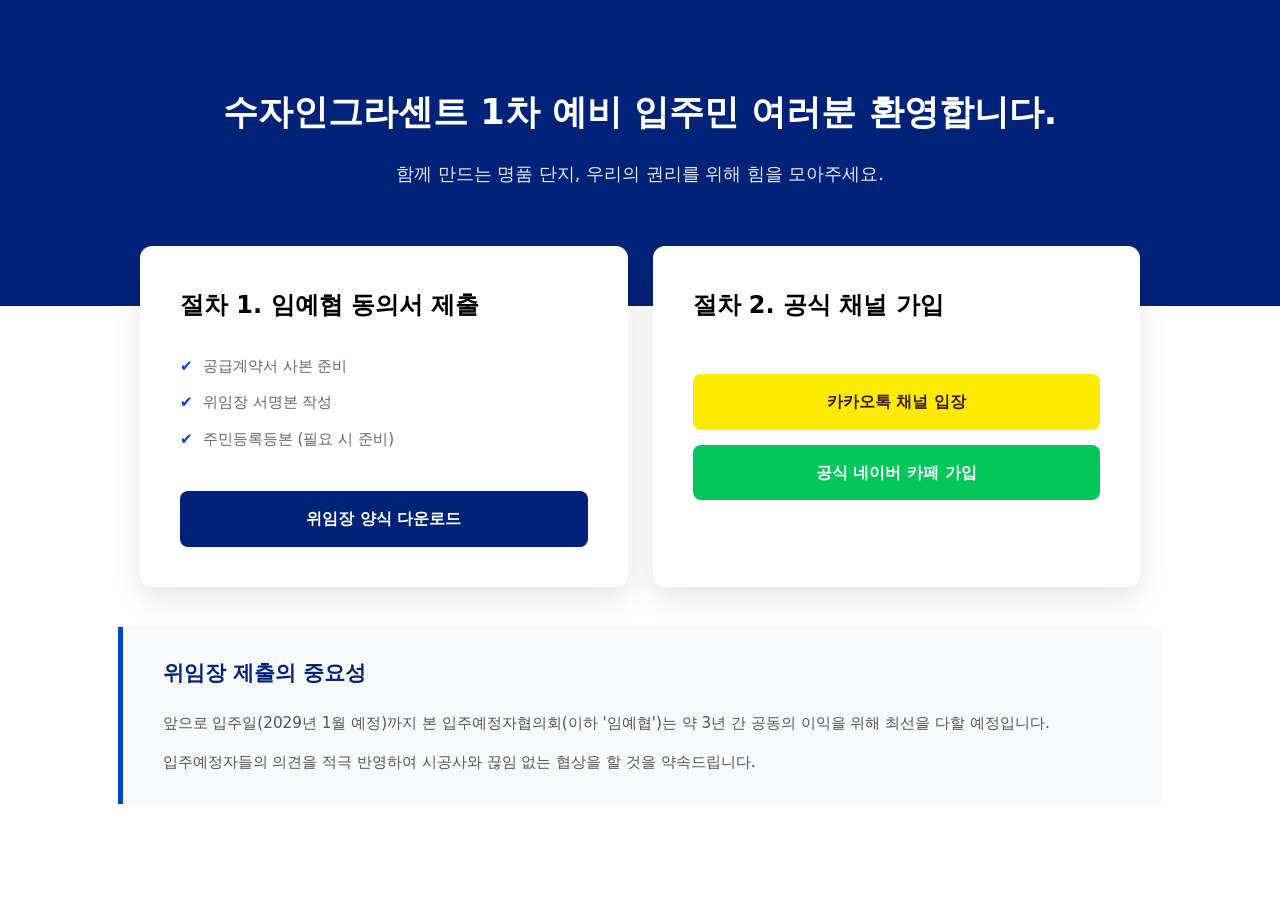
<file: join.html>
<!DOCTYPE html>
<html lang="ko">
<head>
    <!-- Google tag (gtag.js) -->
    <script async src="https://www.googletagmanager.com/gtag/js?id=G-5E9TREFWSD"></script>
    <script>
      window.dataLayer = window.dataLayer || [];
      function gtag(){dataLayer.push(arguments);}
      gtag('js', new Date());
      gtag('config', 'G-5E9TREFWSD');
    </script>

    <meta charset="UTF-8">
    <meta name="viewport" content="width=device-width, initial-scale=1.0">
    <title>수자인그라센트 1차 예비 입주민 환영</title>
    <style>
        :root {
            --main-navy: #002379;
            --sub-blue: #0045cc;
            --kakao-yellow: #ffeb00;
            --naver-green: #03c75a;
            --bg-light: #f8f9fa;
        }

        body {
            margin: 0;
            padding: 0;
            font-family: 'Pretendard', -apple-system, BlinkMacSystemFont, system-ui, Roboto, sans-serif;
            background-color: white;
            color: #333;
            line-height: 1.6;
        }

        /* 헤더 섹션 */
        .header {
            background-color: var(--main-navy);
            color: white;
            text-align: center;
            padding: 60px 20px 100px 20px;
        }

        .header h1 {
            font-size: 2.2rem;
            margin-bottom: 20px;
            font-weight: 700;
        }

        .header p {
            font-size: 1.1rem;
            opacity: 0.9;
        }

        /* 메인 컨텐츠 영역 */
        .container {
            max-width: 1000px;
            margin: -60px auto 40px;
            padding: 0 20px;
            display: grid;
            grid-template-columns: 1fr 1fr;
            gap: 25px;
        }

        .card {
            background: white;
            border-radius: 12px;
            padding: 40px;
            box-shadow: 0 10px 30px rgba(0,0,0,0.1);
            text-align: center;
        }

        .card h2 {
            font-size: 1.5rem;
            margin-top: 0;
            margin-bottom: 30px;
            color: #000;
            text-align: left;
        }

        /* 절차 1 스타일 */
        .check-list {
            list-style: none;
            padding: 0;
            text-align: left;
            margin-bottom: 40px;
        }

        .check-list li {
            margin-bottom: 12px;
            color: #666;
            font-size: 0.95rem;
        }

        .check-list li::before {
            content: '✔';
            color: var(--sub-blue);
            margin-right: 10px;
            font-weight: bold;
        }

        /* 버튼 스타일 */
        .btn {
            display: block;
            width: 100%;
            padding: 15px 0;
            border-radius: 8px;
            text-decoration: none;
            font-weight: bold;
            font-size: 1rem;
            transition: opacity 0.2s;
            border: none;
            cursor: pointer;
        }

        .btn:hover {
            opacity: 0.9;
        }

        .btn-navy { background-color: var(--main-navy); color: white; }
        .btn-kakao { background-color: var(--kakao-yellow); color: #3c1e1e; margin-bottom: 15px; }
        .btn-naver { background-color: var(--naver-green); color: white; }

        /* 하단 중요성 섹션 */
        .info-section {
            max-width: 960px;
            margin: 40px auto;
            background-color: var(--bg-light);
            border-left: 5px solid var(--sub-blue);
            padding: 30px 40px;
            border-radius: 0 8px 8px 0;
        }

        .info-section h3 {
            margin-top: 0;
            font-size: 1.3rem;
            color: var(--main-navy);
        }

        .info-section p {
            margin-bottom: 0;
            color: #555;
            font-size: 0.95rem;
            word-break: keep-all;
        }

        /* 반응형 설정 */
        @media (max-width: 768px) {
            .container {
                grid-template-columns: 1fr;
            }
            .header h1 { font-size: 1.6rem; }
        }

        /* 다운로드 선택 모달 */
        .modal-overlay {
            position: fixed;
            inset: 0;
            background: rgba(0,0,0,0.5);
            display: none;
            align-items: center;
            justify-content: center;
            padding: 20px;
            z-index: 9999;
        }

        .modal-overlay.is-open { display: flex; }

        .modal {
            width: 100%;
            max-width: 420px;
            background: white;
            border-radius: 12px;
            box-shadow: 0 20px 60px rgba(0,0,0,0.25);
            overflow: hidden;
        }

        .modal-header {
            display: flex;
            align-items: center;
            justify-content: space-between;
            padding: 18px 18px 10px 18px;
            border-bottom: 1px solid #eee;
        }

        .modal-title {
            font-size: 1.1rem;
            font-weight: 700;
            color: #111;
            margin: 0;
        }

        .modal-close {
            border: none;
            background: transparent;
            font-size: 22px;
            line-height: 1;
            cursor: pointer;
            padding: 6px 10px;
            border-radius: 8px;
        }

        .modal-close:hover { background: #f3f4f6; }

        .modal-body { padding: 18px; }
        .modal-help {
            margin: 0 0 14px 0;
            color: #555;
            font-size: 0.95rem;
        }

        .modal-actions {
            display: grid;
            gap: 10px;
        }

        .modal-link {
            display: flex;
            align-items: center;
            justify-content: space-between;
            text-decoration: none;
            padding: 14px 14px;
            border-radius: 10px;
            border: 1px solid #e5e7eb;
            color: #111;
            font-weight: 700;
        }

        .modal-link:hover { background: #f8fafc; }
        .modal-link small {
            font-weight: 600;
            color: #6b7280;
        }

        body.modal-open { overflow: hidden; }
    </style>
</head>
<body>

    <header class="header">
        <h1>수자인그라센트 1차 예비 입주민 여러분 환영합니다.</h1>
        <p>함께 만드는 명품 단지, 우리의 권리를 위해 힘을 모아주세요.</p>
    </header>

    <div class="container">
        <div class="card">
            <h2>절차 1. 임예협 동의서 제출</h2>
            <ul class="check-list">
                <li>공급계약서 사본 준비</li>
                <li>위임장 서명본 작성</li>
                <li>주민등록등본 (필요 시 준비)</li>
            </ul>
            <a href="#" class="btn btn-navy" id="downloadTemplateBtn">위임장 양식 다운로드</a>
        </div>

        <div class="card">
            <h2>절차 2. 공식 채널 가입</h2>
            <div style="margin-top: 50px;">
                <a href="https://open.kakao.com/o/gGauzp6h" class="btn btn-kakao" target="_blank">카카오톡 채널 입장</a>
                <a href="https://cafe.naver.com/f-e/cafes/31624047" class="btn btn-naver" target="_blank">공식 네이버 카페 가입</a>
            </div>
        </div>
    </div>

    <div class="info-section">
        <h3>위임장 제출의 중요성</h3>
        <p>앞으로 입주일(2029년 1월 예정)까지 본 입주예정자협의회(이하 '임예협')는 약 3년 간 공동의 이익을 위해 최선을 다할 예정입니다.</p>
        <p>입주예정자들의 의견을 적극 반영하여 시공사와 끊임 없는 협상을 할 것을 약속드립니다.</p>
    </div>

    <!-- 다운로드 선택 모달 -->
    <div id="downloadModalOverlay" class="modal-overlay" aria-hidden="true">
        <div class="modal" role="dialog" aria-modal="true" aria-labelledby="downloadModalTitle">
            <div class="modal-header">
                <h3 id="downloadModalTitle" class="modal-title">위임장 양식 다운로드</h3>
                <button type="button" class="modal-close" id="downloadModalClose" aria-label="닫기">×</button>
            </div>
            <div class="modal-body">
                <p class="modal-help">원하시는 파일 형식을 선택해 다운로드하세요.</p>
                <div class="modal-actions">
                    <a href="#" class="modal-link" id="downloadHwpx">
                        <span>HWPX <small>(한글)</small></span>
                        <span aria-hidden="true">다운로드</span>
                    </a>
                    <a href="#" class="modal-link" id="downloadPdf">
                        <span>PDF</span>
                        <span aria-hidden="true">다운로드</span>
                    </a>
                </div>
            </div>
        </div>
    </div>

    <script>
        (function () {
            const openBtn = document.getElementById('downloadTemplateBtn');
            const overlay = document.getElementById('downloadModalOverlay');
            const closeBtn = document.getElementById('downloadModalClose');
            const hwpxBtn = document.getElementById('downloadHwpx');
            const pdfBtn = document.getElementById('downloadPdf');

            const files = {
                hwpx: 'doc/(위임장 양식) 풍무역세권 수자인 그라센트 1차.hwpx',
                pdf: 'doc/(위임장 양식) 풍무역세권 수자인 그라센트 1차.pdf'
            };

            let lastFocusEl = null;

            function openModal() {
                lastFocusEl = document.activeElement;
                overlay.classList.add('is-open');
                overlay.setAttribute('aria-hidden', 'false');
                document.body.classList.add('modal-open');
                hwpxBtn.focus();
            }

            function closeModal() {
                overlay.classList.remove('is-open');
                overlay.setAttribute('aria-hidden', 'true');
                document.body.classList.remove('modal-open');
                if (lastFocusEl && typeof lastFocusEl.focus === 'function') lastFocusEl.focus();
            }

            function triggerDownload(filePath) {
                const a = document.createElement('a');
                a.href = encodeURI(filePath);
                a.download = filePath.split('/').pop();
                document.body.appendChild(a);
                a.click();
                a.remove();
            }

            if (openBtn) {
                openBtn.addEventListener('click', function (e) {
                    e.preventDefault();
                    openModal();
                });
            }

            closeBtn.addEventListener('click', closeModal);

            overlay.addEventListener('click', function (e) {
                if (e.target === overlay) closeModal();
            });

            document.addEventListener('keydown', function (e) {
                if (!overlay.classList.contains('is-open')) return;
                if (e.key === 'Escape') closeModal();
            });

            hwpxBtn.addEventListener('click', function (e) {
                e.preventDefault();
                triggerDownload(files.hwpx);
                closeModal();
            });

            pdfBtn.addEventListener('click', function (e) {
                e.preventDefault();
                triggerDownload(files.pdf);
                closeModal();
            });
        })();
    </script>

</body>
</html>
</file>
